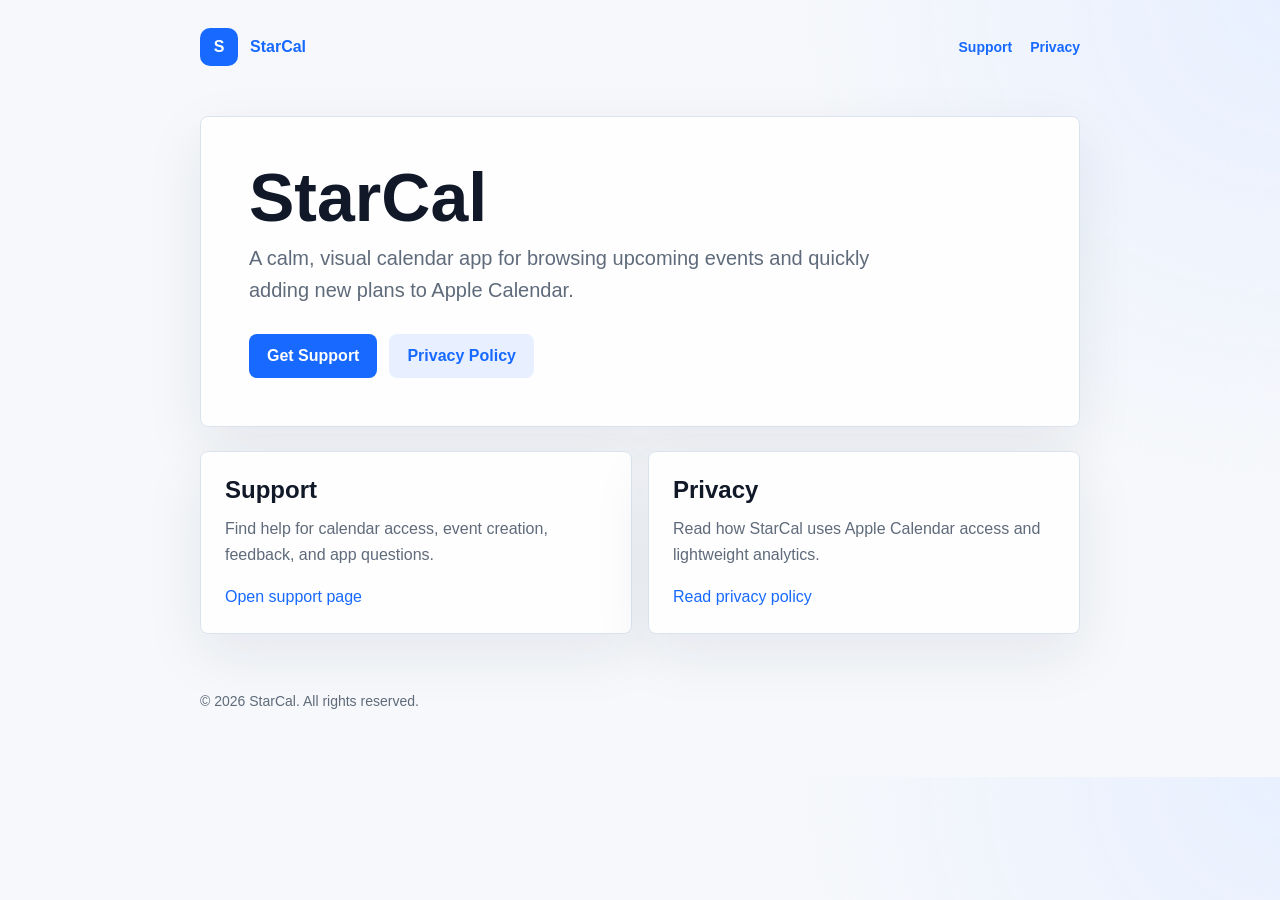
<file: index.html>
<!doctype html>
<html lang="en">
  <head>
    <meta charset="utf-8">
    <meta name="viewport" content="width=device-width, initial-scale=1">
    <title>StarCal</title>
    <meta name="description" content="StarCal support and privacy information.">
    <link rel="stylesheet" href="styles.css">
  </head>
  <body>
    <header class="site-header">
      <a class="brand" href="index.html" aria-label="StarCal home">
        <span class="mark">S</span>
        <span>StarCal</span>
      </a>
      <nav aria-label="Site navigation">
        <a href="support.html">Support</a>
        <a href="privacy.html">Privacy</a>
      </nav>
    </header>

    <main>
      <section class="hero">
        <h1>StarCal</h1>
        <p class="lede">A calm, visual calendar app for browsing upcoming events and quickly adding new plans to Apple Calendar.</p>
        <div class="actions">
          <a class="button" href="support.html">Get Support</a>
          <a class="button secondary" href="privacy.html">Privacy Policy</a>
        </div>
      </section>

      <section class="grid" aria-label="StarCal information">
        <article class="card">
          <h2>Support</h2>
          <p class="muted">Find help for calendar access, event creation, feedback, and app questions.</p>
          <a href="support.html">Open support page</a>
        </article>
        <article class="card">
          <h2>Privacy</h2>
          <p class="muted">Read how StarCal uses Apple Calendar access and lightweight analytics.</p>
          <a href="privacy.html">Read privacy policy</a>
        </article>
      </section>
    </main>

    <footer class="site-footer">
      <p>© 2026 StarCal. All rights reserved.</p>
    </footer>
  </body>
</html>
</file>
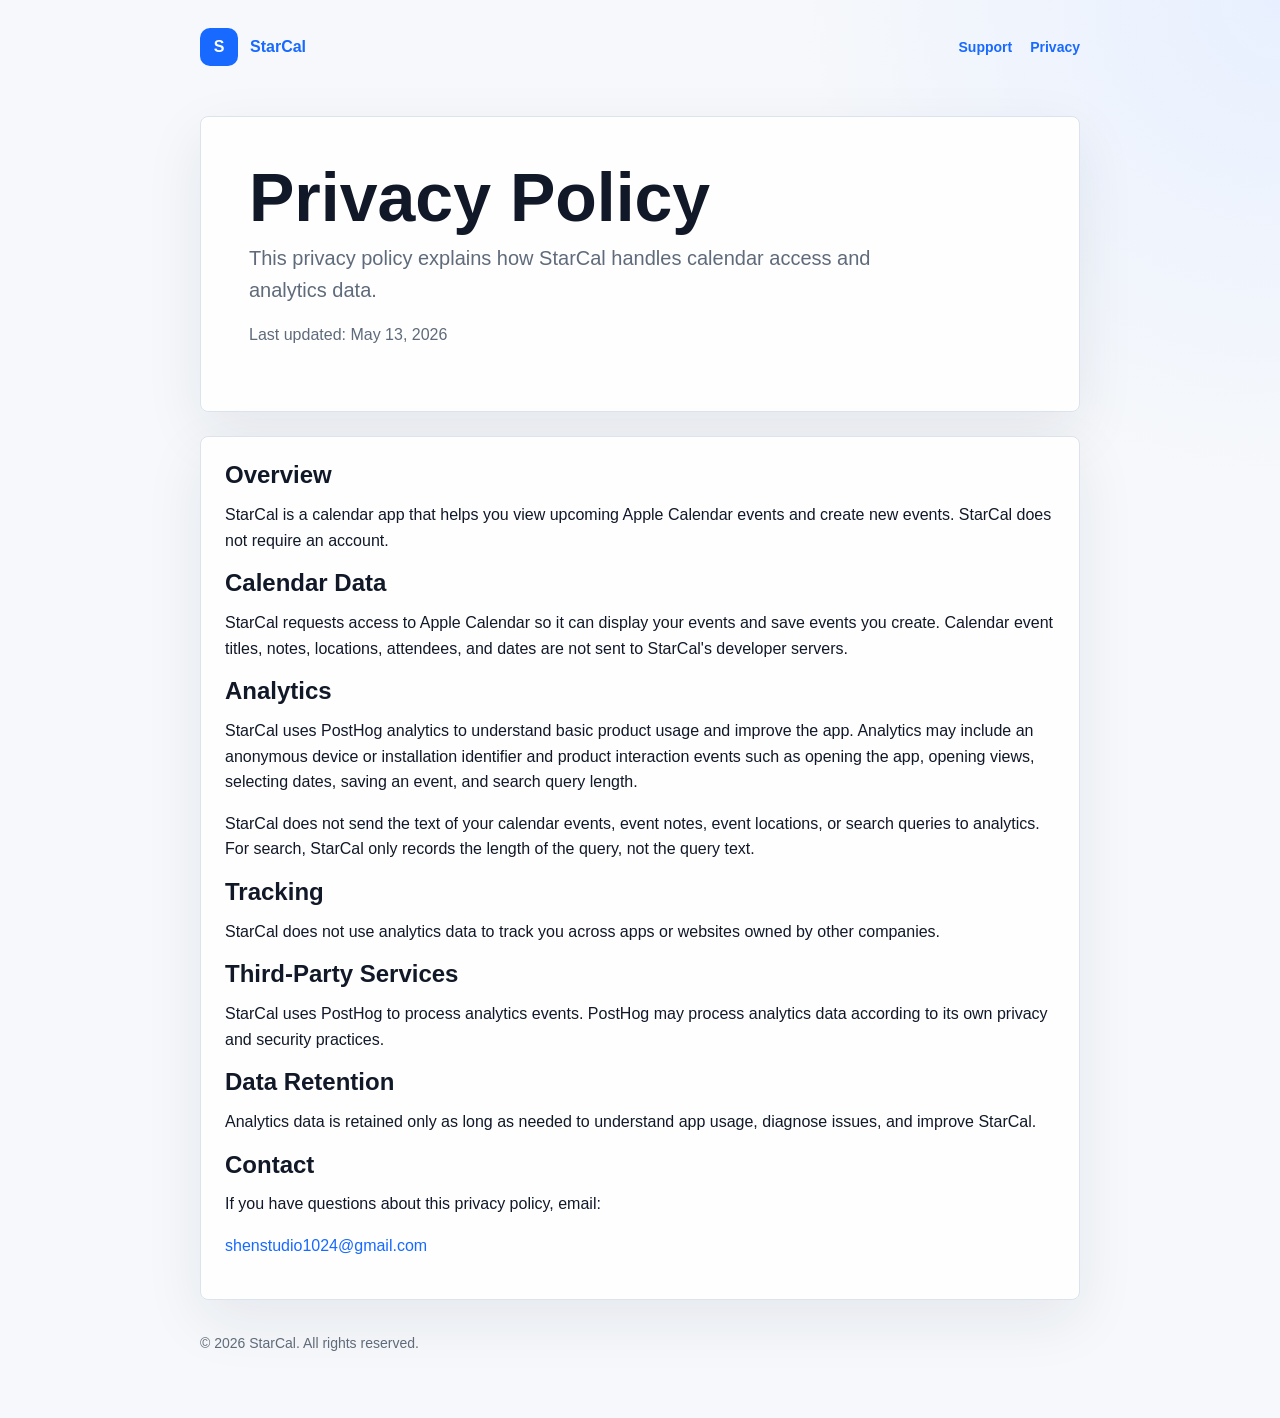
<file: privacy.html>
<!doctype html>
<html lang="en">
  <head>
    <meta charset="utf-8">
    <meta name="viewport" content="width=device-width, initial-scale=1">
    <title>StarCal Privacy Policy</title>
    <meta name="description" content="Privacy policy for StarCal.">
    <link rel="stylesheet" href="styles.css">
  </head>
  <body>
    <header class="site-header">
      <a class="brand" href="index.html" aria-label="StarCal home">
        <span class="mark">S</span>
        <span>StarCal</span>
      </a>
      <nav aria-label="Site navigation">
        <a href="support.html">Support</a>
        <a href="privacy.html">Privacy</a>
      </nav>
    </header>

    <main>
      <section class="hero">
        <h1>Privacy Policy</h1>
        <p class="lede">This privacy policy explains how StarCal handles calendar access and analytics data.</p>
        <p class="muted">Last updated: May 13, 2026</p>
      </section>

      <section class="card">
        <h2>Overview</h2>
        <p>StarCal is a calendar app that helps you view upcoming Apple Calendar events and create new events. StarCal does not require an account.</p>

        <h2>Calendar Data</h2>
        <p>StarCal requests access to Apple Calendar so it can display your events and save events you create. Calendar event titles, notes, locations, attendees, and dates are not sent to StarCal's developer servers.</p>

        <h2>Analytics</h2>
        <p>StarCal uses PostHog analytics to understand basic product usage and improve the app. Analytics may include an anonymous device or installation identifier and product interaction events such as opening the app, opening views, selecting dates, saving an event, and search query length.</p>
        <p>StarCal does not send the text of your calendar events, event notes, event locations, or search queries to analytics. For search, StarCal only records the length of the query, not the query text.</p>

        <h2>Tracking</h2>
        <p>StarCal does not use analytics data to track you across apps or websites owned by other companies.</p>

        <h2>Third-Party Services</h2>
        <p>StarCal uses PostHog to process analytics events. PostHog may process analytics data according to its own privacy and security practices.</p>

        <h2>Data Retention</h2>
        <p>Analytics data is retained only as long as needed to understand app usage, diagnose issues, and improve StarCal.</p>

        <h2>Contact</h2>
        <p>If you have questions about this privacy policy, email:</p>
        <p><a href="mailto:shenstudio1024@gmail.com">shenstudio1024@gmail.com</a></p>
      </section>
    </main>

    <footer class="site-footer">
      <p>© 2026 StarCal. All rights reserved.</p>
    </footer>
  </body>
</html>
</file>
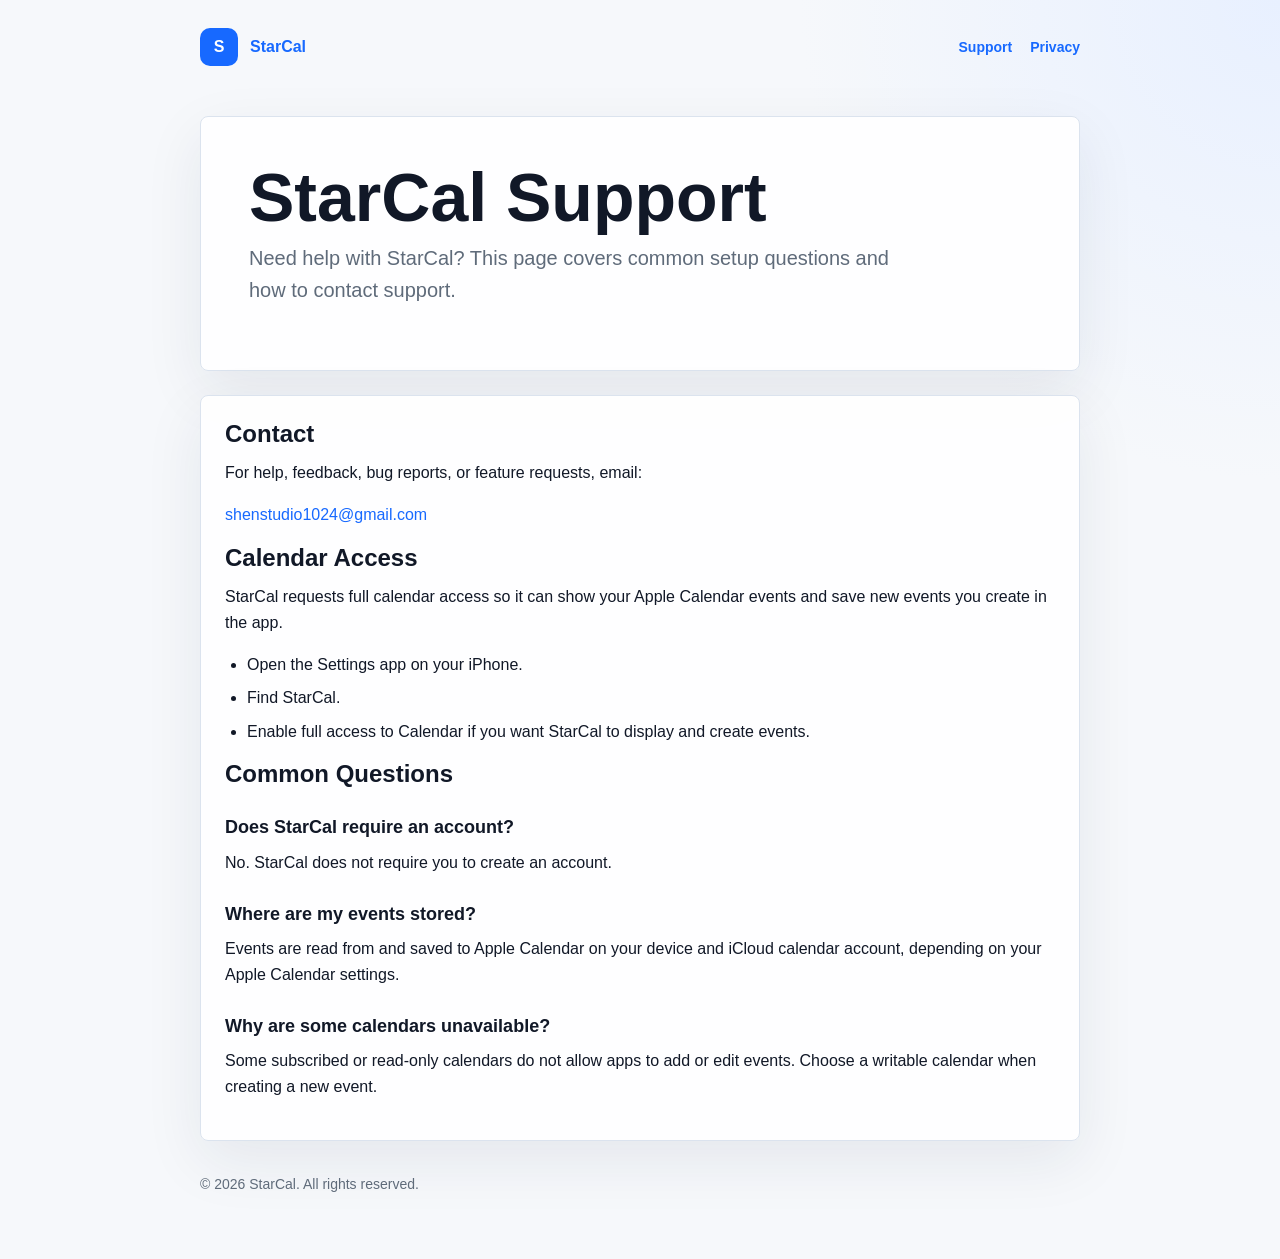
<file: support.html>
<!doctype html>
<html lang="en">
  <head>
    <meta charset="utf-8">
    <meta name="viewport" content="width=device-width, initial-scale=1">
    <title>StarCal Support</title>
    <meta name="description" content="Support information for StarCal.">
    <link rel="stylesheet" href="styles.css">
  </head>
  <body>
    <header class="site-header">
      <a class="brand" href="index.html" aria-label="StarCal home">
        <span class="mark">S</span>
        <span>StarCal</span>
      </a>
      <nav aria-label="Site navigation">
        <a href="support.html">Support</a>
        <a href="privacy.html">Privacy</a>
      </nav>
    </header>

    <main>
      <section class="hero">
        <h1>StarCal Support</h1>
        <p class="lede">Need help with StarCal? This page covers common setup questions and how to contact support.</p>
      </section>

      <section class="card">
        <h2>Contact</h2>
        <p>For help, feedback, bug reports, or feature requests, email:</p>
        <p><a href="mailto:shenstudio1024@gmail.com">shenstudio1024@gmail.com</a></p>

        <h2>Calendar Access</h2>
        <p>StarCal requests full calendar access so it can show your Apple Calendar events and save new events you create in the app.</p>
        <ul>
          <li>Open the Settings app on your iPhone.</li>
          <li>Find StarCal.</li>
          <li>Enable full access to Calendar if you want StarCal to display and create events.</li>
        </ul>

        <h2>Common Questions</h2>
        <h3>Does StarCal require an account?</h3>
        <p>No. StarCal does not require you to create an account.</p>

        <h3>Where are my events stored?</h3>
        <p>Events are read from and saved to Apple Calendar on your device and iCloud calendar account, depending on your Apple Calendar settings.</p>

        <h3>Why are some calendars unavailable?</h3>
        <p>Some subscribed or read-only calendars do not allow apps to add or edit events. Choose a writable calendar when creating a new event.</p>
      </section>
    </main>

    <footer class="site-footer">
      <p>© 2026 StarCal. All rights reserved.</p>
    </footer>
  </body>
</html>
</file>
<file: styles.css>
:root {
  color-scheme: light;
  --bg: #f6f8fb;
  --panel: #ffffff;
  --text: #111827;
  --muted: #5f6b7a;
  --line: #dbe3ee;
  --accent: #1769ff;
  --accent-soft: #e8f0ff;
  --max: 880px;
}

* {
  box-sizing: border-box;
}

body {
  margin: 0;
  background: radial-gradient(circle at top right, #e8f0ff 0, transparent 30rem), var(--bg);
  color: var(--text);
  font: 16px/1.6 -apple-system, BlinkMacSystemFont, "Segoe UI", sans-serif;
}

a {
  color: var(--accent);
  text-decoration: none;
}

a:hover {
  text-decoration: underline;
}

.site-header,
.site-footer,
main {
  width: min(var(--max), calc(100% - 40px));
  margin: 0 auto;
}

.site-header {
  display: flex;
  align-items: center;
  justify-content: space-between;
  padding: 28px 0 18px;
}

.brand {
  display: inline-flex;
  align-items: center;
  gap: 12px;
  font-weight: 800;
  letter-spacing: 0;
}

.mark {
  display: grid;
  place-items: center;
  width: 38px;
  height: 38px;
  border-radius: 10px;
  background: var(--accent);
  color: white;
  font-weight: 900;
}

nav {
  display: flex;
  gap: 18px;
  font-size: 14px;
  font-weight: 650;
}

.hero,
.card {
  background: color-mix(in srgb, var(--panel) 92%, transparent);
  border: 1px solid var(--line);
  border-radius: 8px;
  box-shadow: 0 20px 60px rgba(28, 42, 68, 0.08);
}

.hero {
  padding: 48px;
  margin: 32px 0 24px;
}

h1 {
  margin: 0 0 12px;
  font-size: clamp(38px, 8vw, 68px);
  line-height: 0.95;
  letter-spacing: 0;
}

h2 {
  margin: 0 0 12px;
  font-size: 24px;
  line-height: 1.2;
  letter-spacing: 0;
}

h3 {
  margin: 24px 0 8px;
  font-size: 18px;
}

p {
  margin: 0 0 16px;
}

.lede {
  max-width: 650px;
  color: var(--muted);
  font-size: 20px;
}

.actions {
  display: flex;
  flex-wrap: wrap;
  gap: 12px;
  margin-top: 28px;
}

.button {
  display: inline-flex;
  align-items: center;
  justify-content: center;
  min-height: 44px;
  padding: 0 18px;
  border-radius: 8px;
  background: var(--accent);
  color: white;
  font-weight: 750;
}

.button.secondary {
  background: var(--accent-soft);
  color: var(--accent);
}

.grid {
  display: grid;
  grid-template-columns: repeat(2, minmax(0, 1fr));
  gap: 16px;
  margin: 24px 0;
}

.card {
  padding: 24px;
}

.muted {
  color: var(--muted);
}

ul {
  padding-left: 22px;
  margin: 0 0 16px;
}

li + li {
  margin-top: 8px;
}

.site-footer {
  color: var(--muted);
  font-size: 14px;
  padding: 32px 0 48px;
}

@media (max-width: 720px) {
  .site-header {
    align-items: flex-start;
    flex-direction: column;
    gap: 16px;
  }

  nav {
    flex-wrap: wrap;
  }

  .hero {
    padding: 32px 24px;
  }

  .grid {
    grid-template-columns: 1fr;
  }
}
</file>
